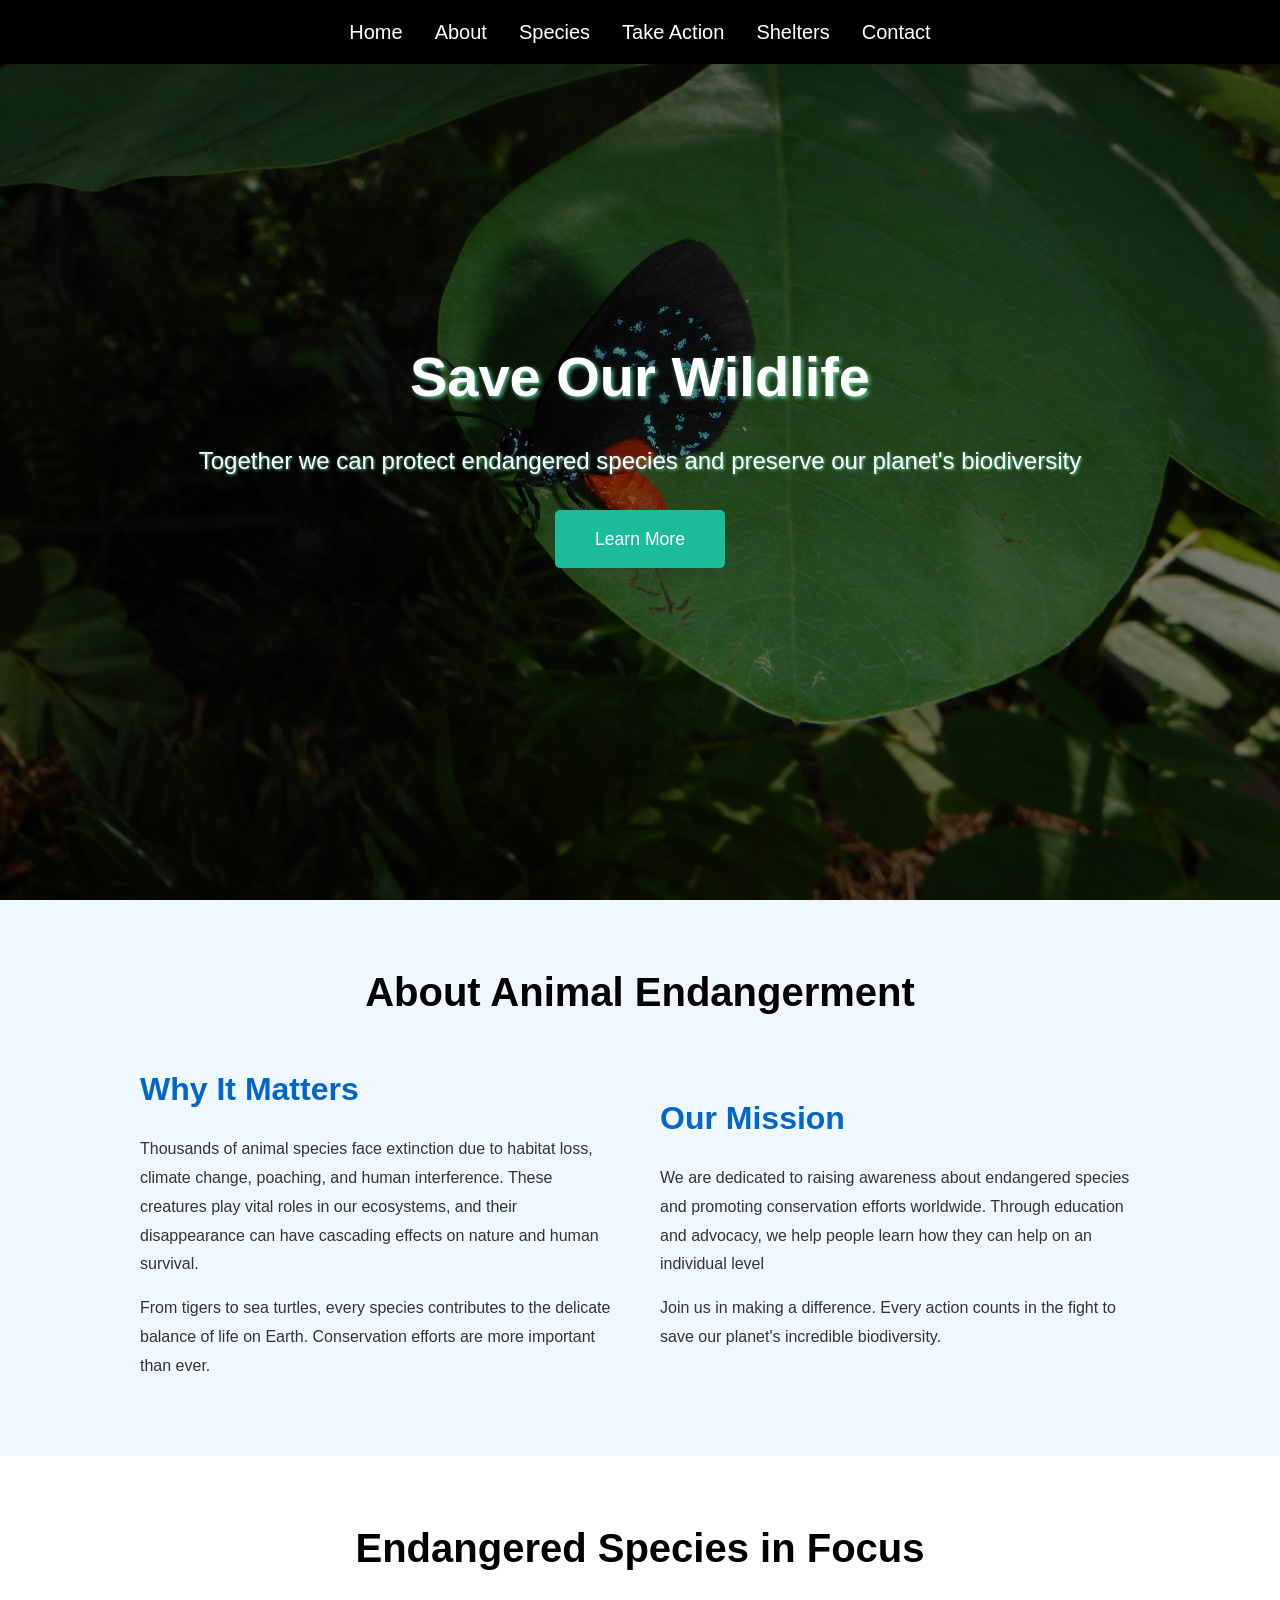
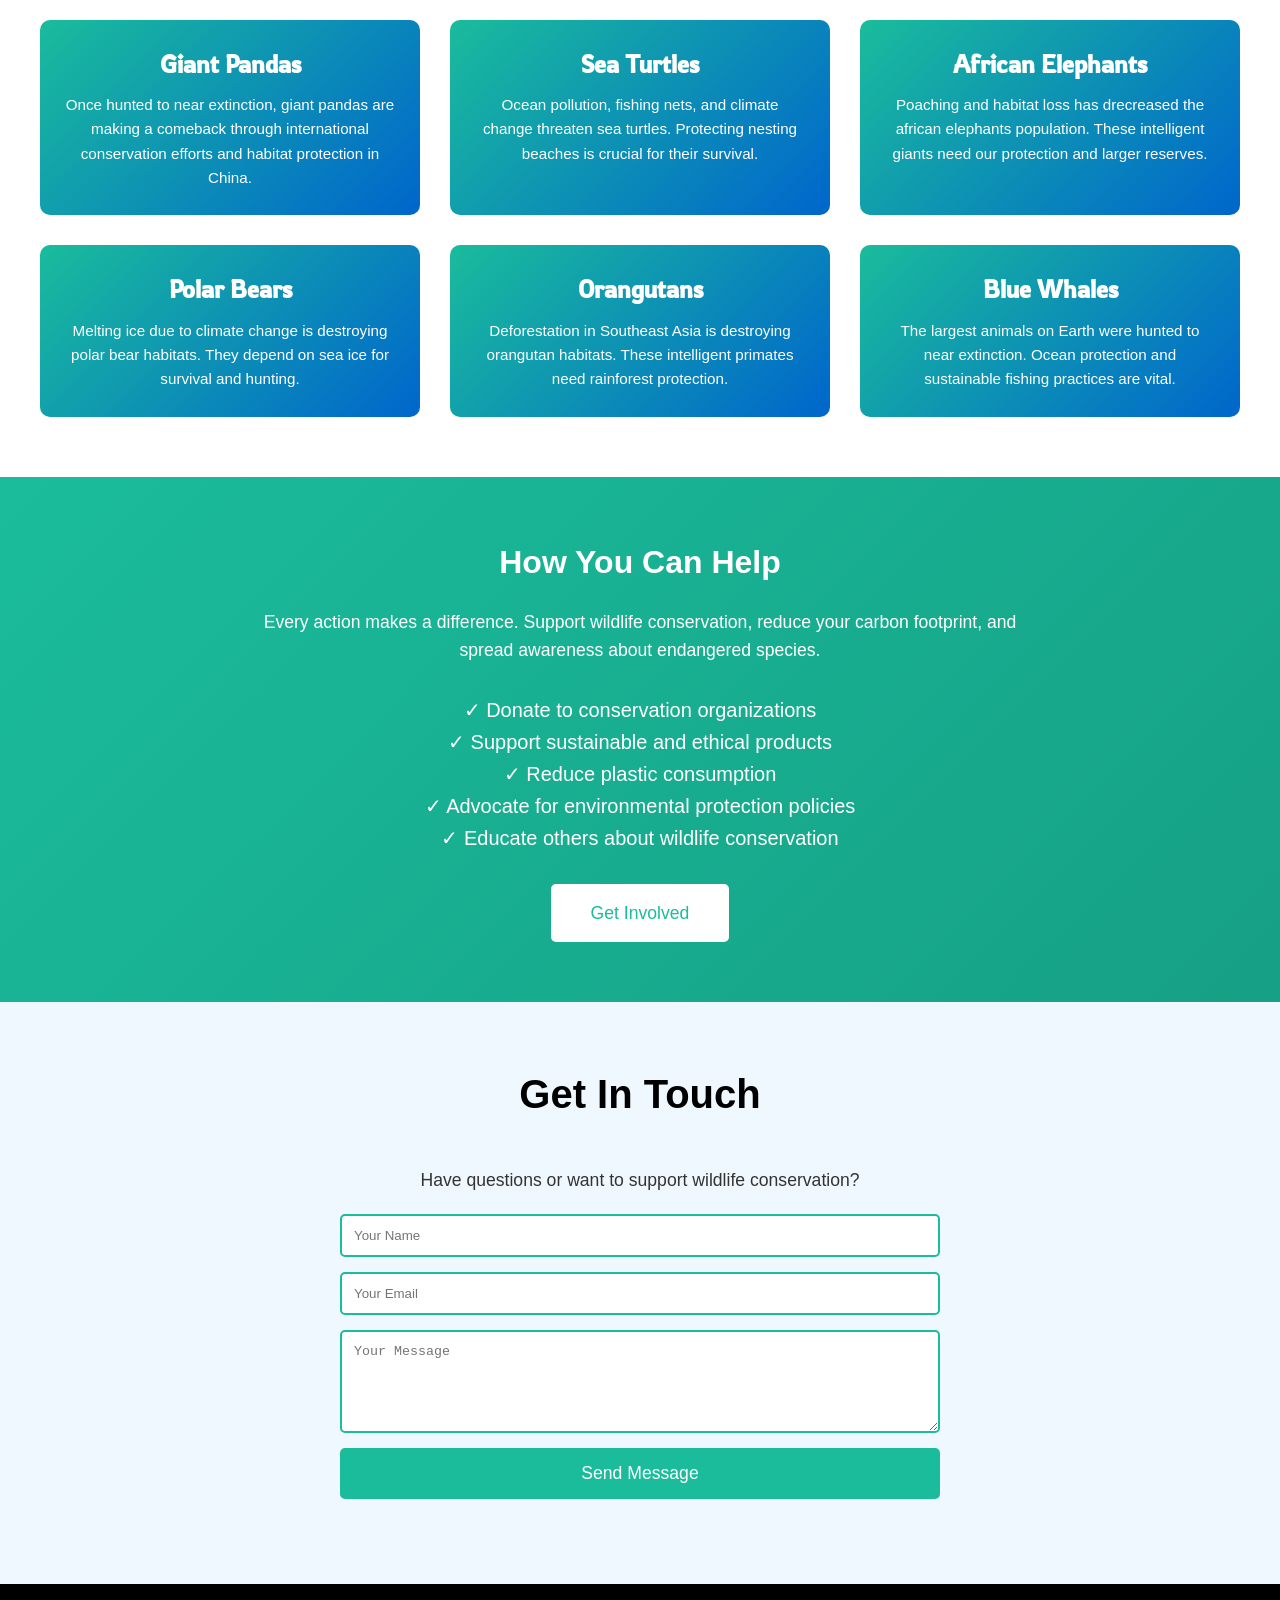
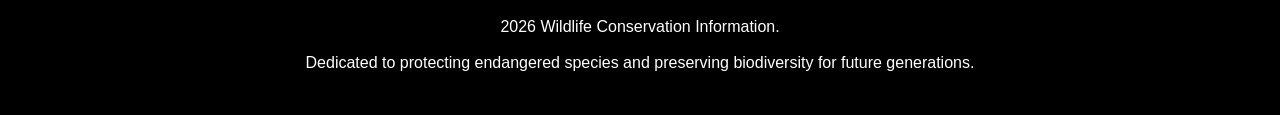
<file: index.html>
<!DOCTYPE html>
<html lang="en">
<head>
    <meta charset="UTF-8">
    <meta name="viewport" content="width=device-width, initial-scale=1.0">
    <title>Wildlife Protection - Save Endangered Species</title>
    <link rel="stylesheet" href="css/style.css">
    <link rel="shortcut icon" href="css/favicon.svg" type="image/x-icon">
</head>
<body>
    <!--Navigation-->
    <nav>
        <ul>
            <li><a href="https://that-one-coder-0.github.io/animal-awareness/">Home</a></li>
            <li><a href="about.html">About</a></li>
            <li><a href="species.html">Species</a></li>
            <li><a href="action.html">Take Action</a></li>
            <li><a href="shelters.html">Shelters</a></li>
            <li><a href="contact.html">Contact</a></li>
        </ul>
    </nav>

    <!-- Hero Section with Background Image -->
    <section class="hero" id="home">
        <div class="hero-content">
            <h1>Save Our Wildlife</h1>
            <p>Together we can protect endangered species and preserve our planet's biodiversity</p>
            <a href="#action" class="cta-button">Learn More</a>
        </div>
    </section>

    <!-- About Section -->
    <section class="about" id="about">
        <h2 class="section-title">About Animal Endangerment</h2>
        <div class="about-content">
            <div class="about-text">
                <h2>Why It Matters</h2>
                <p>Thousands of animal species face extinction due to habitat loss, climate change, poaching, and human interference. These creatures play vital roles in our ecosystems, and their disappearance can have cascading effects on nature and human survival.</p>
                <p>From tigers to sea turtles, every species contributes to the delicate balance of life on Earth. Conservation efforts are more important than ever.</p>
            </div>
            <div class="about-text">
                <h2>Our Mission</h2>
                <p>We are dedicated to raising awareness about endangered species and promoting conservation efforts worldwide. Through education and advocacy, we help people learn how they can help on an individual level</p>
                <p>Join us in making a difference. Every action counts in the fight to save our planet's incredible biodiversity.</p>
            </div>
        </div>
    </section>

    <!-- Endangered Species Section -->
    <section class="species" id="species">
        <h2 class="section-title">Endangered Species in Focus</h2>
        <div class="species-grid">
            <div class="species-card" id="species-card1">
                <h2>Giant Pandas</h2>
                <p>Once hunted to near extinction, giant pandas are making a comeback through international conservation efforts and habitat protection in China.</p>
            </div>
            <div class="species-card" id="species-card2">
                <h2>Sea Turtles</h2>
                <p>Ocean pollution, fishing nets, and climate change threaten sea turtles. Protecting nesting beaches is crucial for their survival.</p>
            </div>
            <div class="species-card" id="species-card3">
                <h2>African Elephants</h2>
                <p>Poaching and habitat loss has drecreased the african elephants population. These intelligent giants need our protection and larger reserves.</p>
            </div>
            <div class="species-card" id="species-card4">
                <h2>Polar Bears</h2>
                <p>Melting ice due to climate change is destroying polar bear habitats. They depend on sea ice for survival and hunting.</p>
            </div>
            <div class="species-card" id="species-card5">
                <h2>Orangutans</h2>
                <p>Deforestation in Southeast Asia is destroying orangutan habitats. These intelligent primates need rainforest protection.</p>
            </div>
            <div class="species-card" id="species-card6">
                <h2>Blue Whales</h2>
                <p>The largest animals on Earth were hunted to near extinction. Ocean protection and sustainable fishing practices are vital.</p>
            </div>
        </div>
    </section>

    <!-- Call to Action Section -->
    <section class="action" id="action">
        <div class="action-content">
            <h2>How You Can Help</h2>
            <p>Every action makes a difference. Support wildlife conservation, reduce your carbon footprint, and spread awareness about endangered species.</p>
            <ul style="list-style: none; margin: 30px 0; font-size: 1.1rem;">
                <li>✓ Donate to conservation organizations</li>
                <li>✓ Support sustainable and ethical products</li>
                <li>✓ Reduce plastic consumption</li>
                <li>✓ Advocate for environmental protection policies</li>
                <li>✓ Educate others about wildlife conservation</li>
            </ul>
            <a href="#contact" class="cta-button" style="background-color: #fff; color: #1abc9c;">Get Involved</a>
        </div>
    </section>

    <!-- Contact Section -->
    <section id="contact" style="background-color: #f0f8ff;">
        <h2 class="section-title">Get In Touch</h2>
        <div style="max-width: 600px; margin: 0 auto; text-align: center;">
            <p style="font-size: 1.1rem; color: #333; margin-bottom: 20px;">Have questions or want to support wildlife conservation?</p>
            <form id="contactForm" action="https://formsubmit.co/c6faf29b54fcd4d450bcf8333cc8441a" method="POST" style="display: flex; flex-direction: column; gap: 15px;">
                <!-- Formsubmit hidden fields for configuration -->
                <input type="hidden" name="_subject" value="New Wildlife Conservation Contact Form Message">
                <input type="hidden" name="_captcha" value="false">
                <input type="hidden" name="_template" value="table">
                <input type="text" name="name" placeholder="Your Name" required style="padding: 12px; border: 2px solid #1abc9c; border-radius: 5px;">
                <input type="email" name="email" placeholder="Your Email" required style="padding: 12px; border: 2px solid #1abc9c; border-radius: 5px;">
                <textarea name="message" placeholder="Your Message" rows="5" required style="padding: 12px; border: 2px solid #1abc9c; border-radius: 5px;"></textarea>
                <button type="submit" class="cta-button">Send Message</button>
                <p id="statusMessage" style="margin-top: 10px; font-size: 0.95rem;"></p>
            </form>
        </div>
    </section>

    <!-- Footer -->
    <footer id="footer">
        <p>2026 Wildlife Conservation Information.</p>
        <p>Dedicated to protecting endangered species and preserving biodiversity for future generations.</p>
    </footer>

    <!-- Formsubmit Script -->
     <script src="js/index.js"></script>
</body>
</html>
</file>
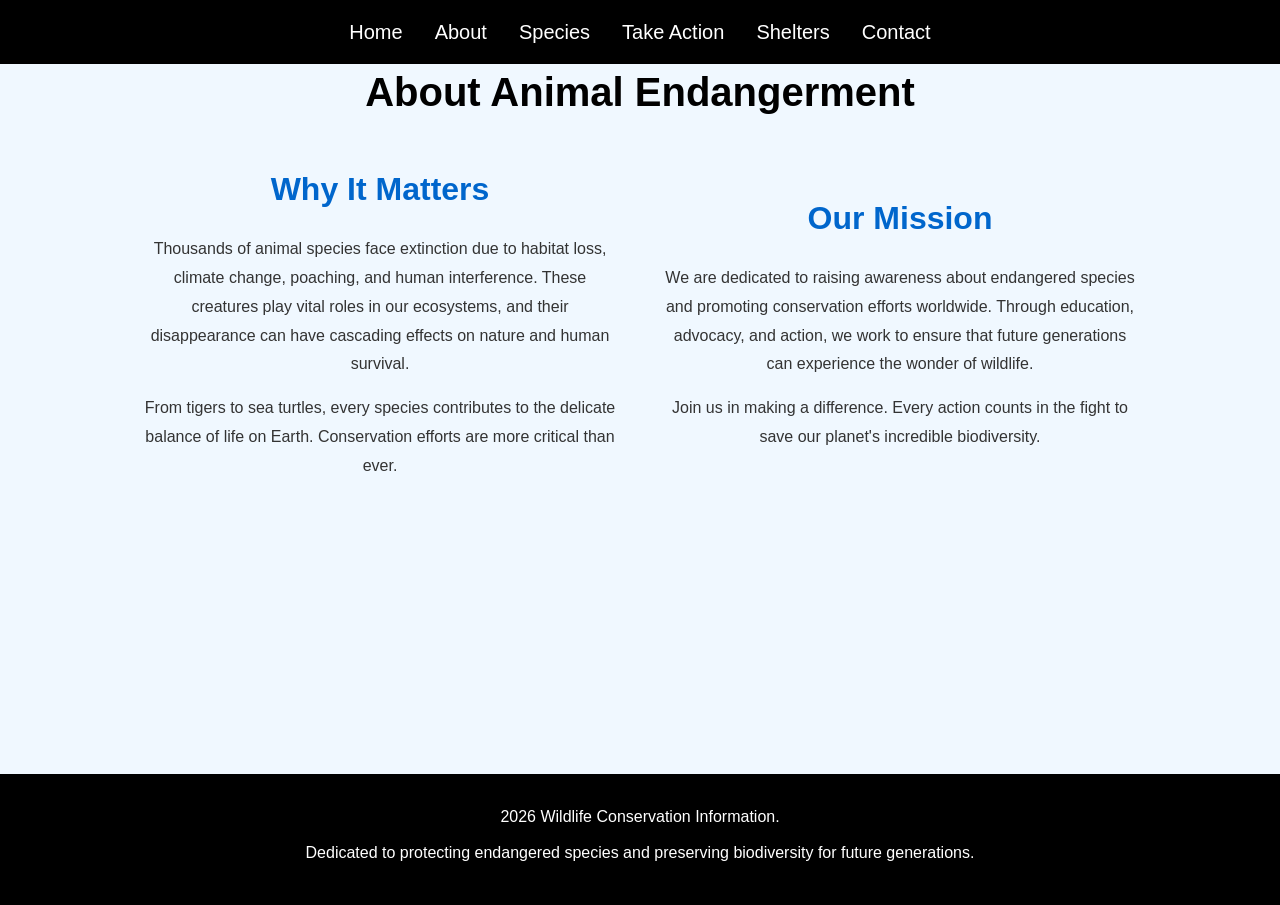
<file: about.html>
<!DOCTYPE html>
<html lang="en">
<head>
    <meta charset="UTF-8">
    <meta name="viewport" content="width=device-width, initial-scale=1.0">
    <title>About - Wildlife Protection</title>
    <link rel="stylesheet" href="css/style.css">
    <link rel="shortcut icon" href="css/favicon.svg" type="image/x-icon">
</head>
<body>
    <nav>
        <ul>
            <li><a href="index.html">Home</a></li>
            <li><a href="about.html">About</a></li>
            <li><a href="species.html">Species</a></li>
            <li><a href="action.html">Take Action</a></li>
            <li><a href="shelters.html">Shelters</a></li>
            <li><a href="contact.html">Contact</a></li>
        </ul>
    </nav>

    <section class="about" id="about" style="text-align: center;height: 86vh;">
        <h2 class="section-title">About Animal Endangerment</h2>
        <div class="about-content">
            <div class="about-text">
                <h2>Why It Matters</h2>
                <p>Thousands of animal species face extinction due to habitat loss, climate change, poaching, and human interference. These creatures play vital roles in our ecosystems, and their disappearance can have cascading effects on nature and human survival.</p>
                <p>From tigers to sea turtles, every species contributes to the delicate balance of life on Earth. Conservation efforts are more critical than ever.</p>
            </div>
            <div class="about-text">
                <h2>Our Mission</h2>
                <p>We are dedicated to raising awareness about endangered species and promoting conservation efforts worldwide. Through education, advocacy, and action, we work to ensure that future generations can experience the wonder of wildlife.</p>
                <p>Join us in making a difference. Every action counts in the fight to save our planet's incredible biodiversity.</p>
            </div>
        </div>
    </section>

    <footer id="footer">
        <p>2026 Wildlife Conservation Information.</p>
        <p>Dedicated to protecting endangered species and preserving biodiversity for future generations.</p>
    </footer>
</body>
</html>
</file>
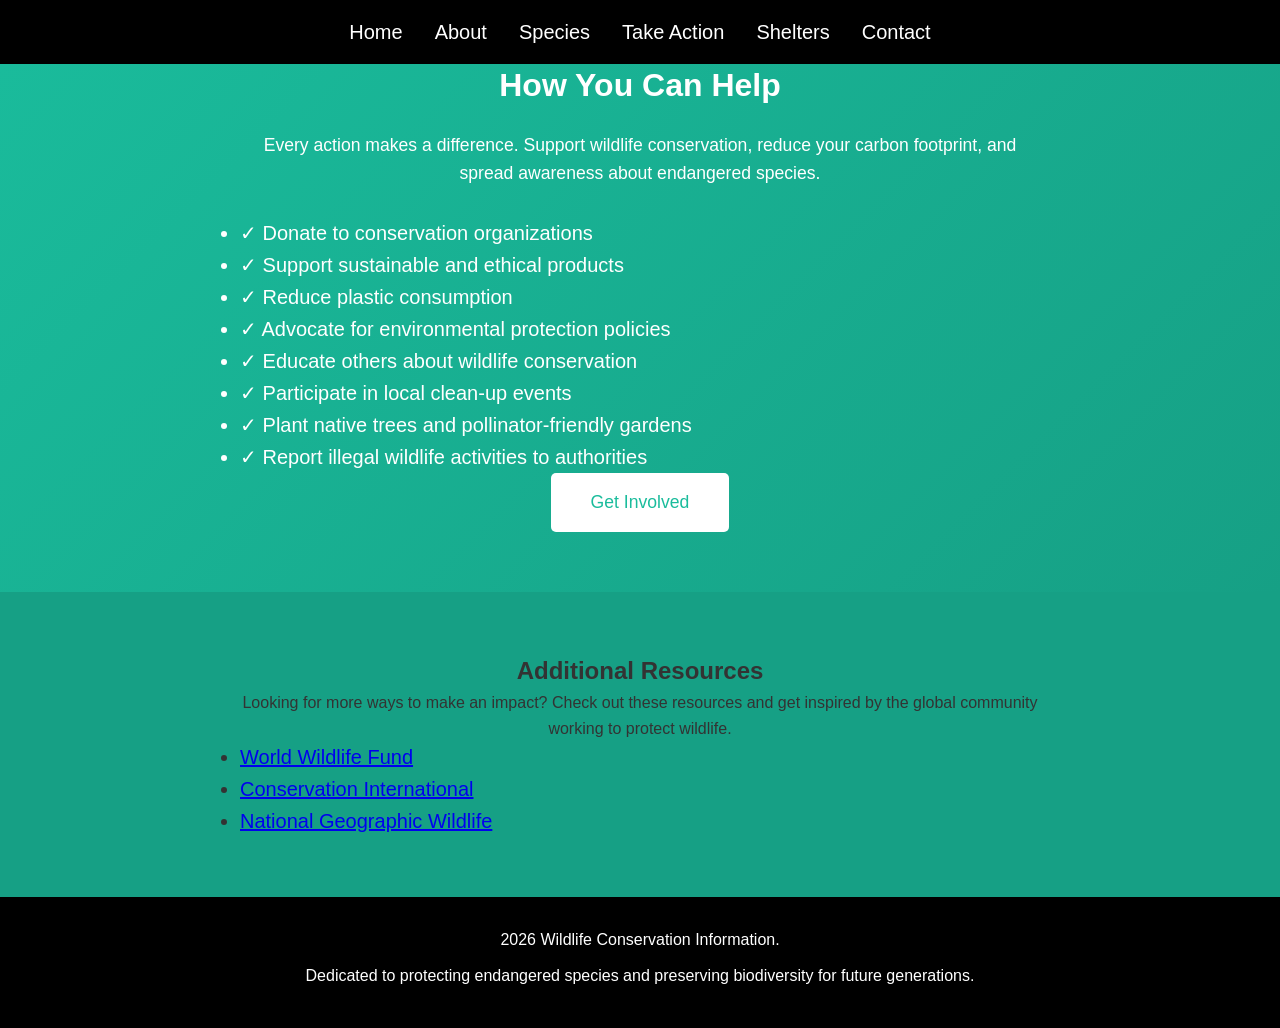
<file: action.html>
<!DOCTYPE html>
<html lang="en">
<head>
    <meta charset="UTF-8">
    <meta name="viewport" content="width=device-width, initial-scale=1.0">
    <title>Take Action - Wildlife Protection</title>
    <link rel="stylesheet" href="css/style.css">
    <link rel="shortcut icon" href="css/favicon.svg" type="image/x-icon">
</head>
<body>
    <nav>
        <ul>
            <li><a href="index.html">Home</a></li>
            <li><a href="about.html">About</a></li>
            <li><a href="species.html">Species</a></li>
            <li><a href="action.html">Take Action</a></li>
            <li><a href="shelters.html">Shelters</a></li>
            <li><a href="contact.html">Contact</a></li>
        </ul>
    </nav>

    <section class="action" id="action">
        <div class="action-content">
            <h2>How You Can Help</h2>
            <p>Every action makes a difference. Support wildlife conservation, reduce your carbon footprint, and spread awareness about endangered species.</p>
            <ul style="text-align: left;">
                <li>✓ Donate to conservation organizations</li>
                <li>✓ Support sustainable and ethical products</li>
                <li>✓ Reduce plastic consumption</li>
                <li>✓ Advocate for environmental protection policies</li>
                <li>✓ Educate others about wildlife conservation</li>
                <li>✓ Participate in local clean-up events</li>
                <li>✓ Plant native trees and pollinator-friendly gardens</li>
                <li>✓ Report illegal wildlife activities to authorities</li>
            </ul>
            <a href="contact.html" class="cta-button" style="background-color: #fff; color: #1abc9c; text-decoration:none; padding:15px 40px; border-radius:5px;">Get Involved</a>
        </div>
    </section>

    <section class="resources" id="resources" style="text-align: center;background-color: #16a085;">
        <div class="resources-content" style="max-width: 800px;margin: 0 auto;text-align: center;">
            <h2>Additional Resources</h2>
            <p>Looking for more ways to make an impact? Check out these resources and get inspired by the global community working to protect wildlife.</p>
            <ul style="text-align: left;">
                <li><a href="https://www.worldwildlife.org/" target="_blank" rel="noopener">World Wildlife Fund</a></li>
                <li><a href="https://www.conservation.org/" target="_blank" rel="noopener">Conservation International</a></li>
                <li><a href="https://www.nationalgeographic.com/animals" target="_blank" rel="noopener">National Geographic Wildlife</a></li>
            </ul>
        </div>
    </section>

    <footer id="footer">
        <p>2026 Wildlife Conservation Information.</p>
        <p>Dedicated to protecting endangered species and preserving biodiversity for future generations.</p>
    </footer>
</body>
</html>
</file>
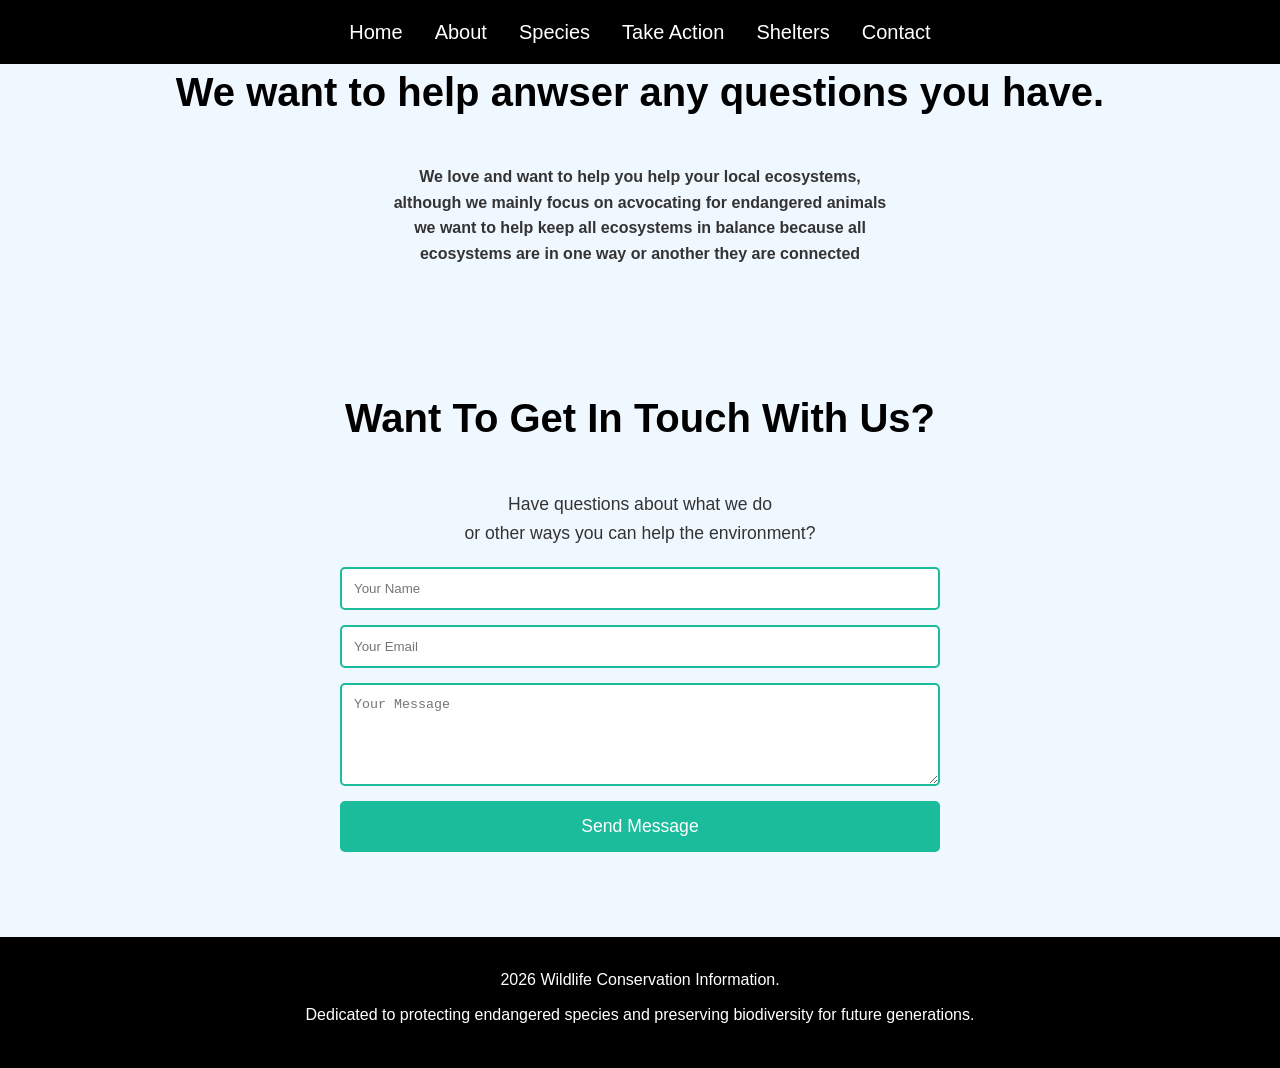
<file: contact.html>
<!DOCTYPE html>
<html lang="en">
<head>
    <meta charset="UTF-8">
    <meta name="viewport" content="width=device-width, initial-scale=1.0">
    <title>Contact - Wildlife Protection</title>
    <link rel="stylesheet" href="css/style.css">
    <link rel="shortcut icon" href="css/favicon.svg" type="image/x-icon">
</head>
<body>
    <nav>
        <ul>
            <li><a href="index.html">Home</a></li>
            <li><a href="about.html">About</a></li>
            <li><a href="species.html">Species</a></li>
            <li><a href="action.html">Take Action</a></li>
            <li><a href="shelters.html">Shelters</a></li>
            <li><a href="contact.html">Contact</a></li>
        </ul>
    </nav>
    <section id="" style="background-color: #f0f8ff;">
        <div style="text-align: center;">
            <h2 class="section-title">We want to help anwser any questions you have.</h2>
            <h4>We love and want to help you help your local ecosystems, <br>
               although we mainly focus on acvocating for endangered animals<br>
               we want to help keep all ecosystems in balance because all <br>
               ecosystems are in one way or another they are connected</h4>
        </div>
    </section>
    <section id="contact" style="background-color: #f0f8ff;">
        <h2 class="section-title">Want To Get In Touch With Us?</h2>
        <div style="max-width: 600px; margin: 0 auto; text-align: center;">
            <p style="font-size: 1.1rem; color: #333; margin-bottom: 20px;">Have questions about what we do <br>or other ways you can help the environment?</p>
            <form id="contactForm" action="https://formsubmit.co/c6faf29b54fcd4d450bcf8333cc8441a" method="POST" style="display: flex; flex-direction: column; gap: 15px;">
                <input type="hidden" name="_subject" value="New Wildlife Conservation Contact Form Message">
                <input type="hidden" name="_captcha" value="false">
                <input type="hidden" name="_template" value="table">
                <input type="text" name="name" placeholder="Your Name" required style="padding: 12px; border: 2px solid #1abc9c; border-radius: 5px;">
                <input type="email" name="email" placeholder="Your Email" required style="padding: 12px; border: 2px solid #1abc9c; border-radius: 5px;">
                <textarea name="message" placeholder="Your Message" rows="5" required style="padding: 12px; border: 2px solid #1abc9c; border-radius: 5px;"></textarea>
                <button type="submit" class="cta-button">Send Message</button>
                <p id="statusMessage" style="margin-top: 10px; font-size: 0.95rem;"></p>
            </form>
        </div>
    </section>

    <footer id="footer">
        <p>2026 Wildlife Conservation Information.</p>
        <p>Dedicated to protecting endangered species and preserving biodiversity for future generations.</p>
    </footer>

    <script>
        document.getElementById('contactForm').addEventListener('submit', function(event) {
            event.preventDefault();
            const statusMessage = document.getElementById('statusMessage');
            const submitButton = event.target.querySelector('button[type="submit"]');
            submitButton.disabled = true;
            submitButton.textContent = 'Sending...';
            statusMessage.textContent = '';
            const formData = new FormData(this);
            fetch('https://formsubmit.co/alej10kleon@gmail.com', {
                method: 'POST',
                body: formData
            })
            .then(response => {
                if (response.ok) {
                    statusMessage.textContent = '✓ Message sent successfully!';
                    statusMessage.style.color = '#1abc9c';
                    document.getElementById('contactForm').reset();
                } else {
                    throw new Error('Network response was not ok');
                }
            })
            .catch(error => {
                statusMessage.textContent = '✗ Failed to send message. Please try again.';
                statusMessage.style.color = '#e74c3c';
                console.error('Error:', error);
            })
            .finally(() => {
                submitButton.disabled = false;
                submitButton.textContent = 'Send Message';
            });
        });
    </script>
</body>
</html>
</file>
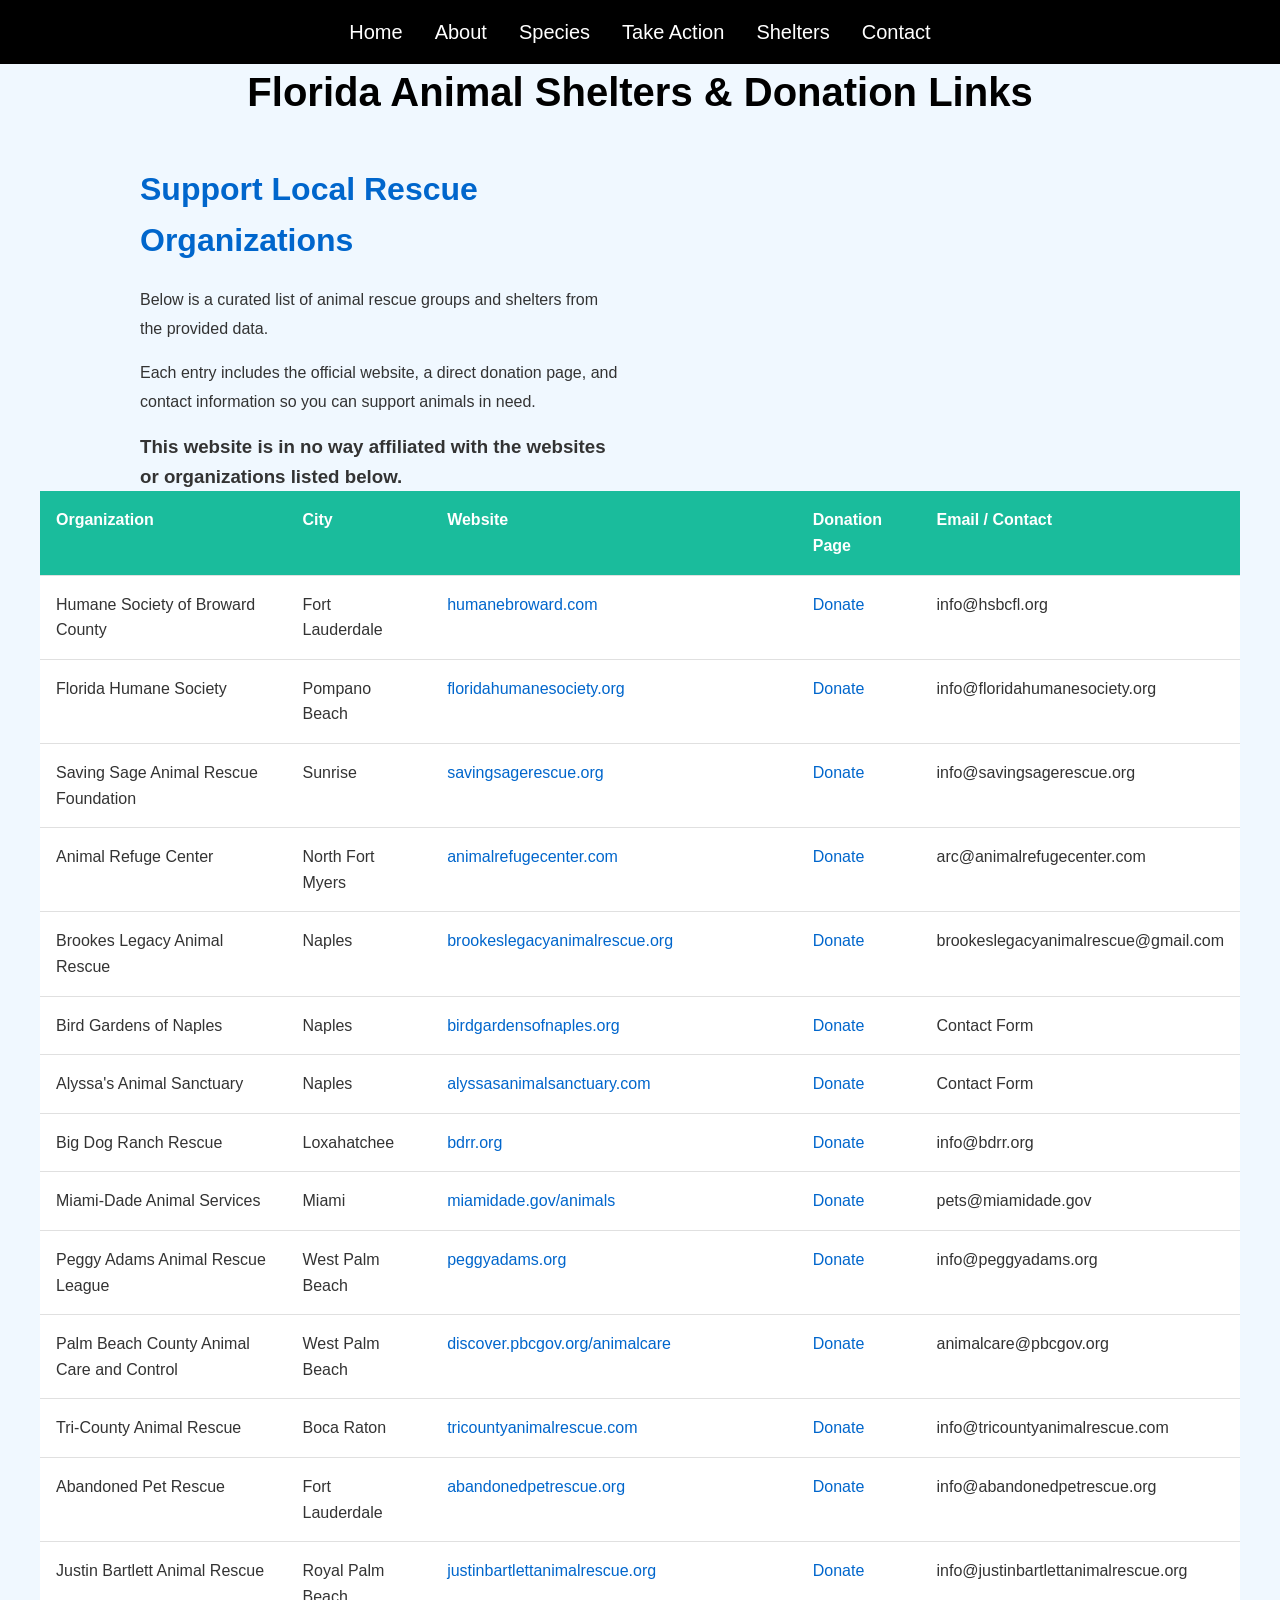
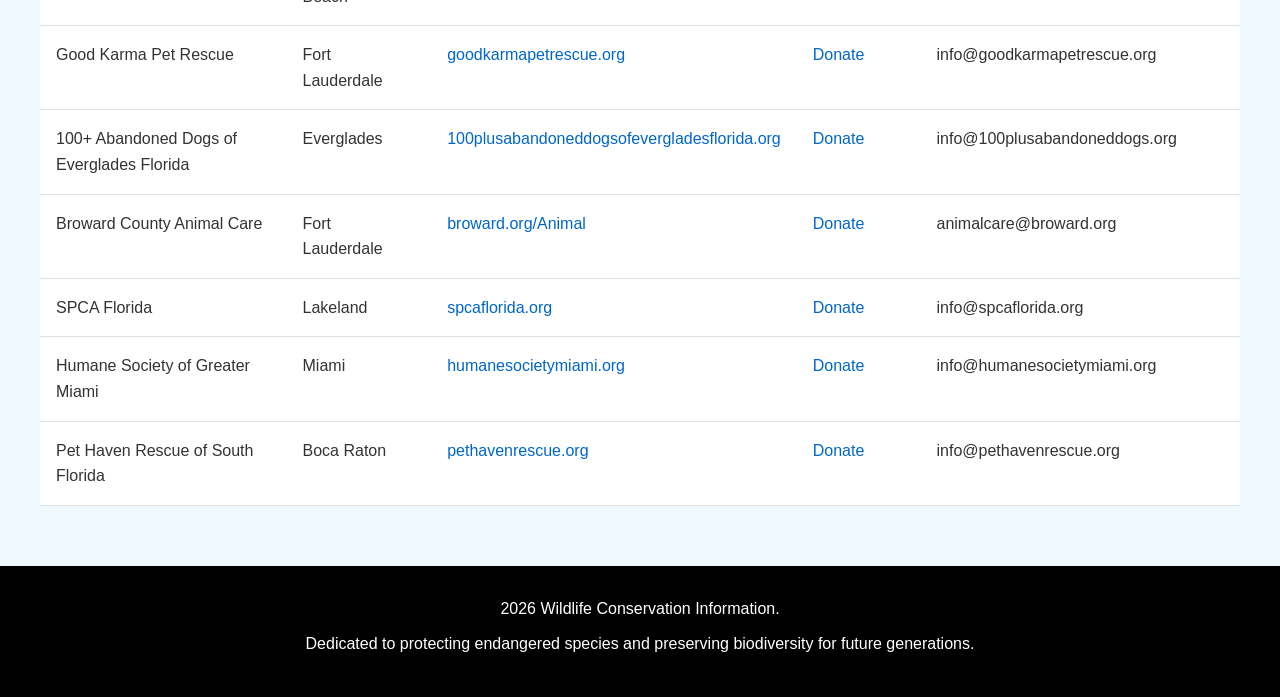
<file: shelters.html>
<!DOCTYPE html>
<html lang="en">
<head>
    <meta charset="UTF-8">
    <meta name="viewport" content="width=device-width, initial-scale=1.0">
    <title>Animal Shelters & Donations</title>
    <link rel="stylesheet" href="css/style.css">
    <link rel="shortcut icon" href="css/favicon.svg" type="image/x-icon">
</head>
<body>
    <nav>
        <ul>
            <li><a href="https://that-one-coder-0.github.io/animal-awareness/">Home</a></li>
            <li><a href="about.html">About</a></li>
            <li><a href="species.html">Species</a></li>
            <li><a href="action.html">Take Action</a></li>
            <li><a href="shelters.html">Shelters</a></li>
            <li><a href="contact.html">Contact</a></li>
        </ul>
    </nav>

    <section class="about" id="shelters">
        <h2 class="section-title">Florida Animal Shelters & Donation Links</h2>
        <div class="about-content">
            <div class="about-text">
                <h2>Support Local Rescue Organizations</h2>
                <p>Below is a curated list of animal rescue groups and shelters from the provided data.</p>
                <p>Each entry includes the official website, a direct donation page, and contact information so you can support animals in need.</p>
                <h3>This website is in no way affiliated with the websites or organizations listed below.</h3>
            </div>
        </div>

        <div class="shelter-list">
            <table class="shelter-table">
                <thead>
                    <tr>
                        <th>Organization</th>
                        <th>City</th>
                        <th>Website</th>
                        <th>Donation Page</th>
                        <th>Email / Contact</th>
                    </tr>
                </thead>
                <tbody>
                    <tr>
                        <td>Humane Society of Broward County</td>
                        <td>Fort Lauderdale</td>
                        <td><a href="https://humanebroward.com" target="_blank" rel="noopener">humanebroward.com</a></td>
                        <td><a href="https://humanebroward.com/donate/" target="_blank" rel="noopener">Donate</a></td>
                        <td>info@hsbcfl.org</td>
                    </tr>
                    <tr>
                        <td>Florida Humane Society</td>
                        <td>Pompano Beach</td>
                        <td><a href="http://floridahumanesociety.org" target="_blank" rel="noopener">floridahumanesociety.org</a></td>
                        <td><a href="http://floridahumanesociety.org/donate" target="_blank" rel="noopener">Donate</a></td>
                        <td>info@floridahumanesociety.org</td>
                    </tr>
                    <tr>
                        <td>Saving Sage Animal Rescue Foundation</td>
                        <td>Sunrise</td>
                        <td><a href="http://savingsagerescue.org" target="_blank" rel="noopener">savingsagerescue.org</a></td>
                        <td><a href="http://savingsagerescue.org/donate/" target="_blank" rel="noopener">Donate</a></td>
                        <td>info@savingsagerescue.org</td>
                    </tr>
                    <tr>
                        <td>Animal Refuge Center</td>
                        <td>North Fort Myers</td>
                        <td><a href="http://animalrefugecenter.com" target="_blank" rel="noopener">animalrefugecenter.com</a></td>
                        <td><a href="http://animalrefugecenter.com/donate" target="_blank" rel="noopener">Donate</a></td>
                        <td>arc@animalrefugecenter.com</td>
                    </tr>
                    <tr>
                        <td>Brookes Legacy Animal Rescue</td>
                        <td>Naples</td>
                        <td><a href="http://www.brookeslegacyanimalrescue.org" target="_blank" rel="noopener">brookeslegacyanimalrescue.org</a></td>
                        <td><a href="http://www.brookeslegacyanimalrescue.org/donate" target="_blank" rel="noopener">Donate</a></td>
                        <td>brookeslegacyanimalrescue@gmail.com</td>
                    </tr>
                    <tr>
                        <td>Bird Gardens of Naples</td>
                        <td>Naples</td>
                        <td><a href="https://birdgardensofnaples.org" target="_blank" rel="noopener">birdgardensofnaples.org</a></td>
                        <td><a href="https://birdgardensofnaples.org/donate" target="_blank" rel="noopener">Donate</a></td>
                        <td>Contact Form</td>
                    </tr>
                    <tr>
                        <td>Alyssa's Animal Sanctuary</td>
                        <td>Naples</td>
                        <td><a href="https://alyssasanimalsanctuary.com" target="_blank" rel="noopener">alyssasanimalsanctuary.com</a></td>
                        <td><a href="https://alyssasanimalsanctuary.com/donate" target="_blank" rel="noopener">Donate</a></td>
                        <td>Contact Form</td>
                    </tr>
                    <tr>
                        <td>Big Dog Ranch Rescue</td>
                        <td>Loxahatchee</td>
                        <td><a href="https://bdrr.org" target="_blank" rel="noopener">bdrr.org</a></td>
                        <td><a href="https://bdrr.org/donate" target="_blank" rel="noopener">Donate</a></td>
                        <td>info@bdrr.org</td>
                    </tr>
                    <tr>
                        <td>Miami-Dade Animal Services</td>
                        <td>Miami</td>
                        <td><a href="https://www.miamidade.gov/animals" target="_blank" rel="noopener">miamidade.gov/animals</a></td>
                        <td><a href="https://www.miamidade.gov/global/service.page?Mduid_service=ser154999312095965" target="_blank" rel="noopener">Donate</a></td>
                        <td>pets@miamidade.gov</td>
                    </tr>
                    <tr>
                        <td>Peggy Adams Animal Rescue League</td>
                        <td>West Palm Beach</td>
                        <td><a href="https://peggyadams.org" target="_blank" rel="noopener">peggyadams.org</a></td>
                        <td><a href="https://peggyadams.org/donate" target="_blank" rel="noopener">Donate</a></td>
                        <td>info@peggyadams.org</td>
                    </tr>
                    <tr>
                        <td>Palm Beach County Animal Care and Control</td>
                        <td>West Palm Beach</td>
                        <td><a href="https://discover.pbcgov.org/publicsafety/animalcare" target="_blank" rel="noopener">discover.pbcgov.org/animalcare</a></td>
                        <td><a href="https://discover.pbcgov.org/publicsafety/animalcare/Pages/Donate.aspx" target="_blank" rel="noopener">Donate</a></td>
                        <td>animalcare@pbcgov.org</td>
                    </tr>
                    <tr>
                        <td>Tri-County Animal Rescue</td>
                        <td>Boca Raton</td>
                        <td><a href="https://tricountyanimalrescue.com" target="_blank" rel="noopener">tricountyanimalrescue.com</a></td>
                        <td><a href="https://tricountyanimalrescue.com/donate" target="_blank" rel="noopener">Donate</a></td>
                        <td>info@tricountyanimalrescue.com</td>
                    </tr>
                    <tr>
                        <td>Abandoned Pet Rescue</td>
                        <td>Fort Lauderdale</td>
                        <td><a href="https://abandonedpetrescue.org" target="_blank" rel="noopener">abandonedpetrescue.org</a></td>
                        <td><a href="https://abandonedpetrescue.org/donate" target="_blank" rel="noopener">Donate</a></td>
                        <td>info@abandonedpetrescue.org</td>
                    </tr>
                    <tr>
                        <td>Justin Bartlett Animal Rescue</td>
                        <td>Royal Palm Beach</td>
                        <td><a href="https://justinbartlettanimalrescue.org" target="_blank" rel="noopener">justinbartlettanimalrescue.org</a></td>
                        <td><a href="https://justinbartlettanimalrescue.org/donate" target="_blank" rel="noopener">Donate</a></td>
                        <td>info@justinbartlettanimalrescue.org</td>
                    </tr>
                    <tr>
                        <td>Good Karma Pet Rescue</td>
                        <td>Fort Lauderdale</td>
                        <td><a href="https://goodkarmapetrescue.org" target="_blank" rel="noopener">goodkarmapetrescue.org</a></td>
                        <td><a href="https://goodkarmapetrescue.org/donate" target="_blank" rel="noopener">Donate</a></td>
                        <td>info@goodkarmapetrescue.org</td>
                    </tr>
                    <tr>
                        <td>100+ Abandoned Dogs of Everglades Florida</td>
                        <td>Everglades</td>
                        <td><a href="https://100plusabandoneddogsofevergladesflorida.org" target="_blank" rel="noopener">100plusabandoneddogsofevergladesflorida.org</a></td>
                        <td><a href="https://100plusabandoneddogsofevergladesflorida.org/donate" target="_blank" rel="noopener">Donate</a></td>
                        <td>info@100plusabandoneddogs.org</td>
                    </tr>
                    <tr>
                        <td>Broward County Animal Care</td>
                        <td>Fort Lauderdale</td>
                        <td><a href="https://www.broward.org/Animal" target="_blank" rel="noopener">broward.org/Animal</a></td>
                        <td><a href="https://www.broward.org/Animal/Pages/Donations.aspx" target="_blank" rel="noopener">Donate</a></td>
                        <td>animalcare@broward.org</td>
                    </tr>
                    <tr>
                        <td>SPCA Florida</td>
                        <td>Lakeland</td>
                        <td><a href="https://spcaflorida.org" target="_blank" rel="noopener">spcaflorida.org</a></td>
                        <td><a href="https://spcaflorida.org/donate" target="_blank" rel="noopener">Donate</a></td>
                        <td>info@spcaflorida.org</td>
                    </tr>
                    <tr>
                        <td>Humane Society of Greater Miami</td>
                        <td>Miami</td>
                        <td><a href="https://humanesocietymiami.org" target="_blank" rel="noopener">humanesocietymiami.org</a></td>
                        <td><a href="https://humanesocietymiami.org/donate" target="_blank" rel="noopener">Donate</a></td>
                        <td>info@humanesocietymiami.org</td>
                    </tr>
                    <tr>
                        <td>Pet Haven Rescue of South Florida</td>
                        <td>Boca Raton</td>
                        <td><a href="https://pethavenrescue.org" target="_blank" rel="noopener">pethavenrescue.org</a></td>
                        <td><a href="https://pethavenrescue.org/donate" target="_blank" rel="noopener">Donate</a></td>
                        <td>info@pethavenrescue.org</td>
                    </tr>
                </tbody>
            </table>
        </div>
    </section>

    <footer>
        <p>2026 Wildlife Conservation Information.</p>
        <p>Dedicated to protecting endangered species and preserving biodiversity for future generations.</p>
    </footer>
</body>
</html>
</file>
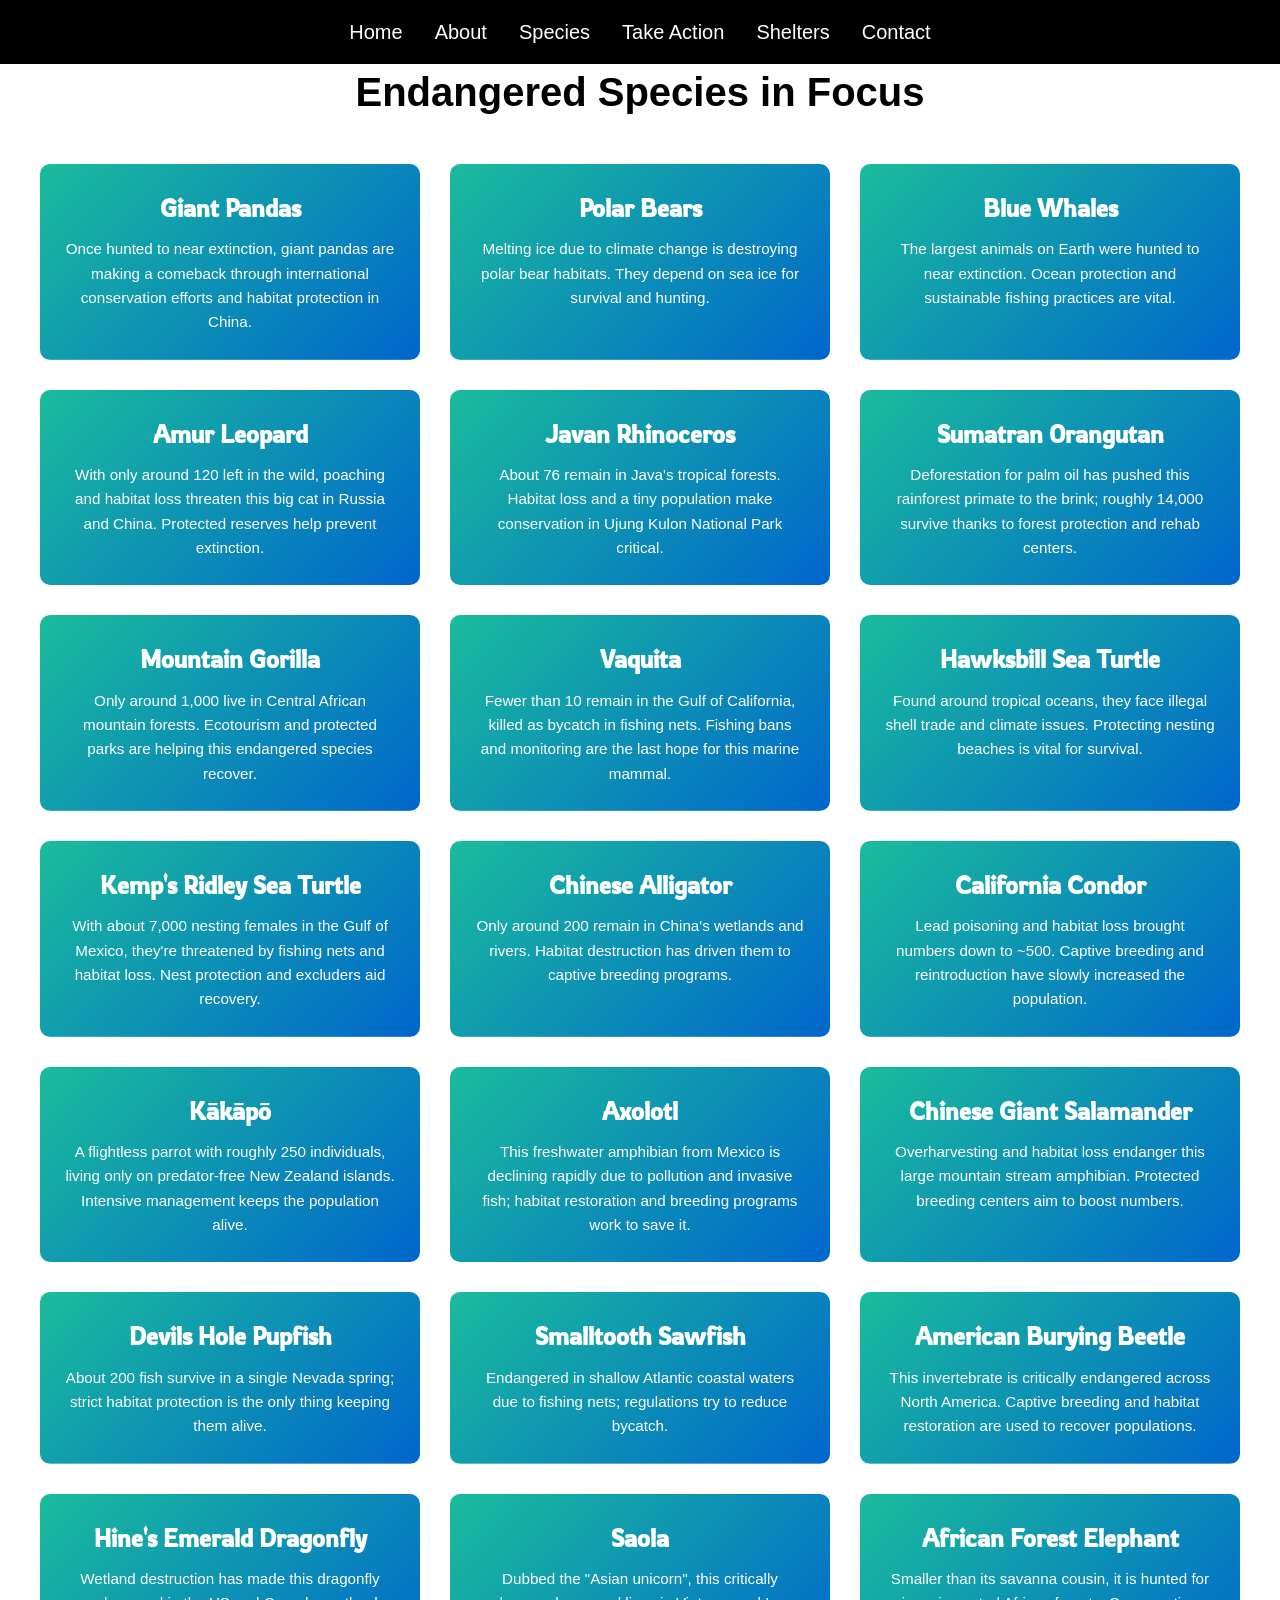
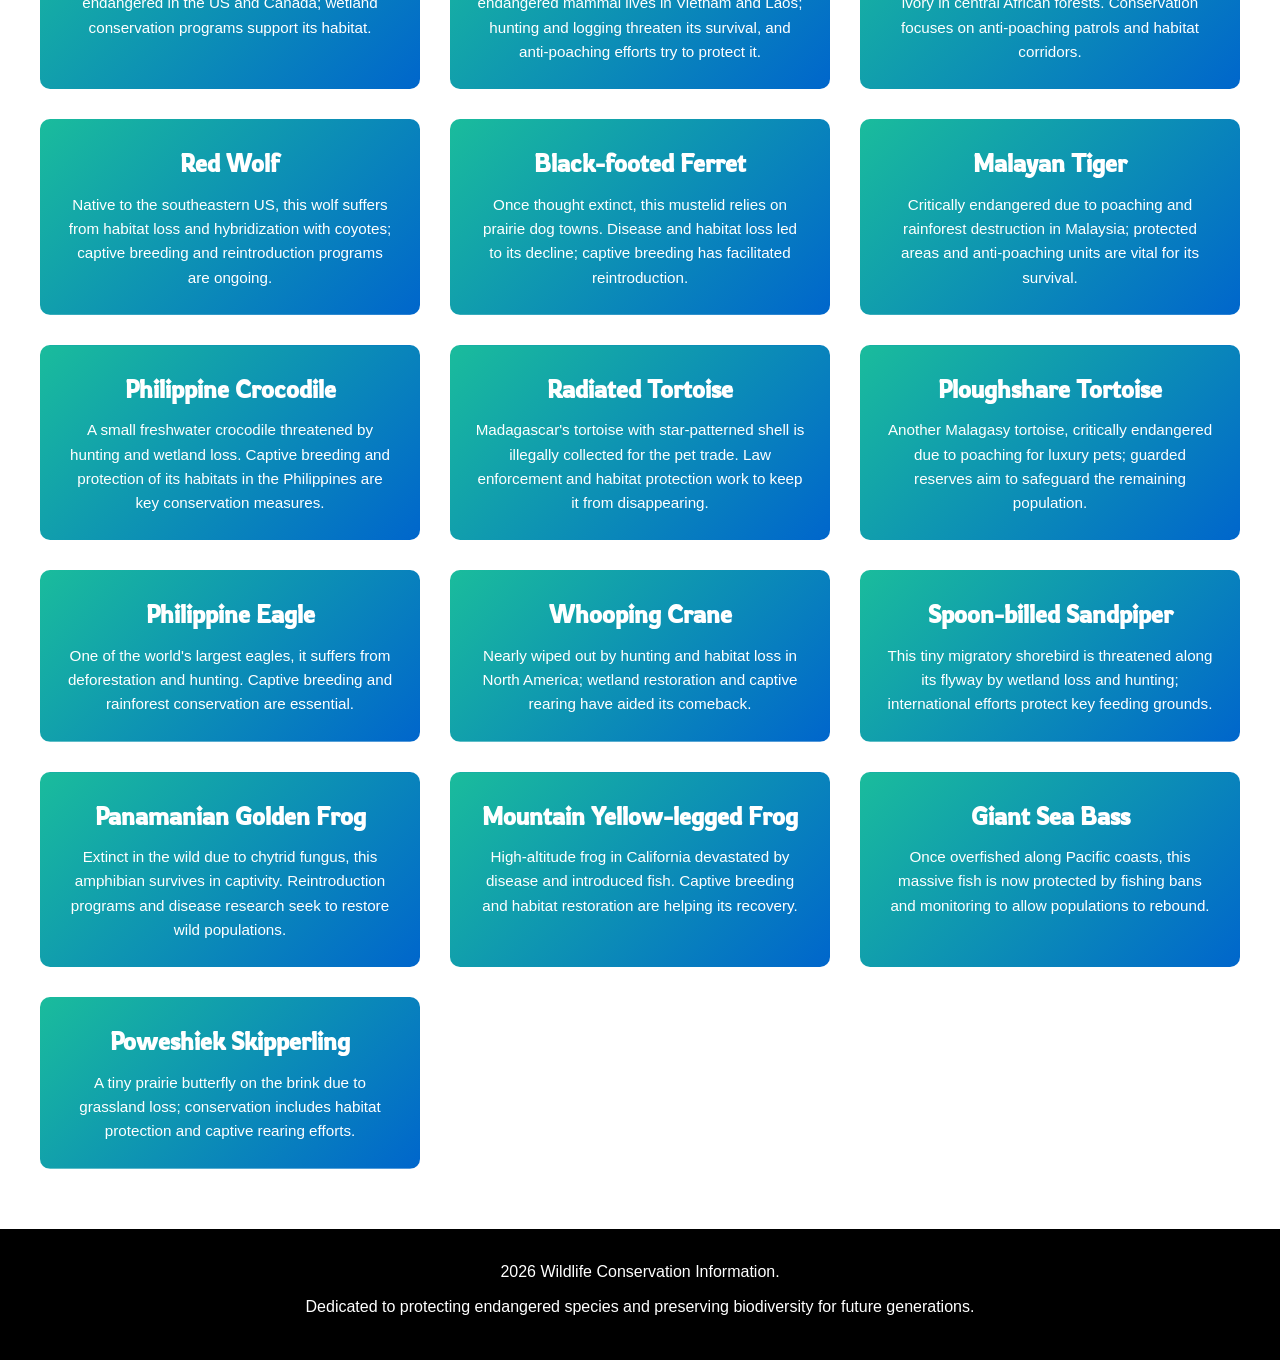
<file: species.html>
<!DOCTYPE html>
<html lang="en">
<head>
    <meta charset="UTF-8">
    <meta name="viewport" content="width=device-width, initial-scale=1.0">
    <title>Species - Wildlife Protection</title>
    <link rel="stylesheet" href="css/species.css">
    <link rel="shortcut icon" href="css/favicon.svg" type="image/x-icon">
</head>
<body>
    <nav>
        <ul>
            <li><a href="index.html">Home</a></li>
            <li><a href="about.html">About</a></li>
            <li><a href="species.html">Species</a></li>
            <li><a href="action.html">Take Action</a></li>
            <li><a href="shelters.html">Shelters</a></li>
            <li><a href="contact.html">Contact</a></li>
        </ul>
    </nav>

    <section class="species">
        <h2 class="section-title">Endangered Species in Focus</h2>
        <div class="species-grid">
            <div class="species-card" id="species-card1">
                <h2>Giant Pandas</h2>
                <p>Once hunted to near extinction, giant pandas are making a comeback through international conservation efforts and habitat protection in China.</p>
            </div>
            <div class="species-card" id="species-card2">
                <h2>Polar Bears</h2>
                <p>Melting ice due to climate change is destroying polar bear habitats. They depend on sea ice for survival and hunting.</p>
            </div>
            <div class="species-card" id="species-card3">
                <h2>Blue Whales</h2>
                <p>The largest animals on Earth were hunted to near extinction. Ocean protection and sustainable fishing practices are vital.</p>
            </div>
            <div class="species-card" id="species-card4">
                <h2>Amur Leopard</h2>
                <p>With only around 120 left in the wild, poaching and habitat loss threaten this big cat in Russia and China. Protected reserves help prevent extinction.</p>
            </div>
            <div class="species-card" id="species-card5">
                <h2>Javan Rhinoceros</h2>
                <p>About 76 remain in Java's tropical forests. Habitat loss and a tiny population make conservation in Ujung Kulon National Park critical.</p>
            </div>
            <div class="species-card" id="species-card6">
                <h2>Sumatran Orangutan</h2>
                <p>Deforestation for palm oil has pushed this rainforest primate to the brink; roughly 14,000 survive thanks to forest protection and rehab centers.</p>
            </div>
            <div class="species-card" id="species-card7">
                <h2>Mountain Gorilla</h2>
                <p>Only around 1,000 live in Central African mountain forests. Ecotourism and protected parks are helping this endangered species recover.</p>
            </div>
            <div class="species-card" id="species-card8">
                <h2>Vaquita</h2>
                <p>Fewer than 10 remain in the Gulf of California, killed as bycatch in fishing nets. Fishing bans and monitoring are the last hope for this marine mammal.</p>
            </div>
            <div class="species-card" id="species-card9">
                <h2>Hawksbill Sea Turtle</h2>
                <p>Found around tropical oceans, they face illegal shell trade and climate issues. Protecting nesting beaches is vital for survival.</p>
            </div>
            <div class="species-card" id="species-card10">
                <h2>Kemp's Ridley Sea Turtle</h2>
                <p>With about 7,000 nesting females in the Gulf of Mexico, they're threatened by fishing nets and habitat loss. Nest protection and excluders aid recovery.</p>
            </div>
            <div class="species-card" id="species-card11">
                <h2>Chinese Alligator</h2>
                <p>Only around 200 remain in China's wetlands and rivers. Habitat destruction has driven them to captive breeding programs.</p>
            </div>
            <div class="species-card" id="species-card12">
                <h2>California Condor</h2>
                <p>Lead poisoning and habitat loss brought numbers down to ~500. Captive breeding and reintroduction have slowly increased the population.</p>
            </div>
            <div class="species-card" id="species-card13">
                <h2>Kākāpō</h2>
                <p>A flightless parrot with roughly 250 individuals, living only on predator-free New Zealand islands. Intensive management keeps the population alive.</p>
            </div>
            <div class="species-card" id="species-card14">
                <h2>Axolotl</h2>
                <p>This freshwater amphibian from Mexico is declining rapidly due to pollution and invasive fish; habitat restoration and breeding programs work to save it.</p>
            </div>
            <div class="species-card" id="species-card15">
                <h2>Chinese Giant Salamander</h2>
                <p>Overharvesting and habitat loss endanger this large mountain stream amphibian. Protected breeding centers aim to boost numbers.</p>
            </div>
            <div class="species-card" id="species-card16">
                <h2>Devils Hole Pupfish</h2>
                <p>About 200 fish survive in a single Nevada spring; strict habitat protection is the only thing keeping them alive.</p>
            </div>
            <div class="species-card" id="species-card17">
                <h2>Smalltooth Sawfish</h2>
                <p>Endangered in shallow Atlantic coastal waters due to fishing nets; regulations try to reduce bycatch.</p>
            </div>
            <div class="species-card" id="species-card18">
                <h2>American Burying Beetle</h2>
                <p>This invertebrate is critically endangered across North America. Captive breeding and habitat restoration are used to recover populations.</p>
            </div>
            <div class="species-card" id="species-card19">
                <h2>Hine's Emerald Dragonfly</h2>
                <p>Wetland destruction has made this dragonfly endangered in the US and Canada; wetland conservation programs support its habitat.</p>
            </div>
            <div class="species-card" id="species-card20">
                <h2>Saola</h2>
                <p>Dubbed the "Asian unicorn", this critically endangered mammal lives in Vietnam and Laos; hunting and logging threaten its survival, and anti-poaching efforts try to protect it.</p>
            </div>
            <div class="species-card" id="species-card21">
                <h2>African Forest Elephant</h2>
                <p>Smaller than its savanna cousin, it is hunted for ivory in central African forests. Conservation focuses on anti-poaching patrols and habitat corridors.</p>
            </div>
            <div class="species-card" id="species-card22">
                <h2>Red Wolf</h2>
                <p>Native to the southeastern US, this wolf suffers from habitat loss and hybridization with coyotes; captive breeding and reintroduction programs are ongoing.</p>
            </div>
            <div class="species-card" id="species-card23">
                <h2>Black-footed Ferret</h2>
                <p>Once thought extinct, this mustelid relies on prairie dog towns. Disease and habitat loss led to its decline; captive breeding has facilitated reintroduction.</p>
            </div>
            <div class="species-card" id="species-card24">
                <h2>Malayan Tiger</h2>
                <p>Critically endangered due to poaching and rainforest destruction in Malaysia; protected areas and anti-poaching units are vital for its survival.</p>
            </div>
            <div class="species-card" id="species-card25">
                <h2>Philippine Crocodile</h2>
                <p>A small freshwater crocodile threatened by hunting and wetland loss. Captive breeding and protection of its habitats in the Philippines are key conservation measures.</p>
            </div>
            <div class="species-card" id="species-card26">
                <h2>Radiated Tortoise</h2>
                <p>Madagascar's tortoise with star-patterned shell is illegally collected for the pet trade. Law enforcement and habitat protection work to keep it from disappearing.</p>
            </div>
            <div class="species-card" id="species-card27">
                <h2>Ploughshare Tortoise</h2>
                <p>Another Malagasy tortoise, critically endangered due to poaching for luxury pets; guarded reserves aim to safeguard the remaining population.</p>
            </div>
            <div class="species-card" id="species-card28">
                <h2>Philippine Eagle</h2>
                <p>One of the world's largest eagles, it suffers from deforestation and hunting. Captive breeding and rainforest conservation are essential.</p>
            </div>
            <div class="species-card" id="species-card29">
                <h2>Whooping Crane</h2>
                <p>Nearly wiped out by hunting and habitat loss in North America; wetland restoration and captive rearing have aided its comeback.</p>
            </div>
            <div class="species-card" id="species-card30">
                <h2>Spoon-billed Sandpiper</h2>
                <p>This tiny migratory shorebird is threatened along its flyway by wetland loss and hunting; international efforts protect key feeding grounds.</p>
            </div>
            <div class="species-card" id="species-card31">
                <h2>Panamanian Golden Frog</h2>
                <p>Extinct in the wild due to chytrid fungus, this amphibian survives in captivity. Reintroduction programs and disease research seek to restore wild populations.</p>
            </div>
            <div class="species-card" id="species-card32">
                <h2>Mountain Yellow-legged Frog</h2>
                <p>High-altitude frog in California devastated by disease and introduced fish. Captive breeding and habitat restoration are helping its recovery.</p>
            </div>
            <div class="species-card" id="species-card33">
                <h2>Giant Sea Bass</h2>
                <p>Once overfished along Pacific coasts, this massive fish is now protected by fishing bans and monitoring to allow populations to rebound.</p>
            </div>
            <div class="species-card" id="species-card34">
                <h2>Poweshiek Skipperling</h2>
                <p>A tiny prairie butterfly on the brink due to grassland loss; conservation includes habitat protection and captive rearing efforts.</p>
            </div>
        </div>
    </section>

    <footer id="footer">
        <p>2026 Wildlife Conservation Information.</p>
        <p>Dedicated to protecting endangered species and preserving biodiversity for future generations.</p>
    </footer>
</body>
</html>
</file>
<file: css/style.css>
* {
    margin: 0;
    padding: 0;
    box-sizing: border-box;
}
@font-face {
    font-family: 'Rowdies';
    src: url(Rowdies-Light.ttf);
}
body {
    font-family: 'Segoe UI', Tahoma, Geneva, Verdana, sans-serif;
    line-height: 1.6;
    color: #333;
}

/* Background Image Section */
.hero {
    background: linear-gradient(rgba(0, 0, 0, 0.5), rgba(0, 0, 0, 0.5)), 
    url(../images/index/hero_image1.jpg) center/cover;
    height: 100vh;
    display: flex;
    align-items: center;
    justify-content: center;
    color: white;
    text-align: center;
    position: relative;
}

.hero-content h1 {
    font-size: 3.5rem;
    margin-bottom: 20px;
    text-shadow: 2px 2px 4px rgba(121, 255, 199, 0.7);
}

.hero-content p {
    font-size: 1.5rem;
    margin-bottom: 30px;
    text-shadow: 1px 1px 3px rgba(121, 255, 199, 0.7);
}

.cta-button {
    display: inline-block;
    padding: 15px 40px;
    background-color: #1abc9c;
    color: white;
    text-decoration: none;
    border-radius: 5px;
    font-size: 1.1rem;
    transition: background-color 0.3s ease;
    border: none;
    cursor: pointer;
}

.cta-button:hover {
    background-color: #16a085;
}

/* Navigation */
nav {
    background-color: #000;
    padding: 1rem 2rem;
    position: fixed;
    width: 100%;
    top: 0;
    z-index: 1000;
}

nav li{
    font-size: 20px;
}

nav ul {
    list-style: none;
    display: flex;
    justify-content: center;
    gap: 2rem;
}

nav a {
    color: white;
    text-decoration: none;
    font-weight: 500;
    transition: color 0.3s ease;
}

nav a:hover {
    color: #1abc9c;
}

/* Sections */
section {
    padding: 60px 20px;
}

.section-title {
    text-align: center;
    font-size: 2.5rem;
    margin-bottom: 40px;
    color: #000;
}

/* About Section */
.about {
    background-color: #f0f8ff;
}

.about-content {
    max-width: 1000px;
    margin: 0 auto;
    display: grid;
    grid-template-columns: 1fr 1fr;
    gap: 40px;
    align-items: center;
}

.about-text h2 {
    color: #0066cc;
    font-size: 2rem;
    margin-bottom: 20px;
}

.about-text p {
    color: #333;
    margin-bottom: 15px;
    line-height: 1.8;
}

/* Endangered Species Section */
.species {
    background-color: #ffffff;
}

.species-grid {
    display: grid;
    grid-template-columns: repeat(auto-fit, minmax(280px, 1fr));
    gap: 30px;
    max-width: 1200px;
    margin: 0 auto;
}

.species-card {
    background: linear-gradient(135deg, #1abc9c, #0066cc);
    padding: 25px;
    border-radius: 10px;
    color: white;
    text-align: center;
    transition:all 0.3s ease;
}

.species-card:hover {
    transform: translateY(-10px);
    box-shadow: 0 8px 20px rgba(0, 0, 0, 0.2);
}

.species-card h2 {
    font-size: 1.5rem;
    margin-bottom: 10px;
    font-family: 'Rowdies';
}

.species-card p {
    font-size: 0.95rem;
    line-height: 1.6;
}
/*indivdual card animation*/
#species-card1:hover{
    background: linear-gradient(135deg,rgba(26, 188, 156, 0.5), rgba(0, 102, 204, 0.5)), 
    url(../images/index/species_card1.jpg) center/cover;
}
#species-card2:hover{
    background: linear-gradient(135deg, rgba(26, 188, 156, 0.5), rgba(0, 102, 204, 0.5)), 
    url(../images/index/species_card2.jpg) center/cover;
}
#species-card3:hover{
    background: linear-gradient(135deg, rgba(26, 188, 156, 0.5), rgba(0, 102, 204, 0.5)), 
    url(../images/index/species_card3.jpg) center/cover;
}
#species-card4:hover{
    background: linear-gradient(135deg, rgba(26, 188, 156, 0.5), rgba(0, 102, 204, 0.5)), 
    url(../images/index/species_card4.jpg) center/cover;
}
#species-card5:hover{
    background: linear-gradient(135deg, rgba(26, 188, 156, 0.5), rgba(0, 102, 204, 0.5)), 
    url(../images/index/species_card5.jpg) center/cover;
}
#species-card6:hover{
    background: linear-gradient(135deg, rgba(26, 188, 156, 0.5), rgba(0, 102, 204, 0.5)), 
    url(../images/index/species_card6.jpg) center/cover;
}
/* Shelter Table */
.shelter-list {
    max-width: 1200px;
    margin: 0 auto;
    overflow-x: auto;
}

.shelter-table {
    width: 100%;
    border-collapse: collapse;
    background-color: white;
    box-shadow: 0 8px 24px rgba(0, 0, 0, 0.08);
}

.shelter-table th,
.shelter-table td {
    padding: 16px;
    border-bottom: 1px solid #e0e0e0;
    text-align: left;
    vertical-align: top;
}

.shelter-table th {
    background-color: #1abc9c;
    color: white;
    font-weight: 600;
}

.shelter-table tbody tr:hover {
    background-color: #f0f8ff;
}

.shelter-table a {
    color: #0066cc;
    text-decoration: none;
}

.shelter-table a:hover {
    text-decoration: underline;
}

/* Action Section */
.action {
    background: linear-gradient(135deg, #1abc9c, #16a085);
    color: white;
}

.action-content {
    max-width: 800px;
    margin: 0 auto;
    text-align: center;
}

.action-content h2 {
    font-size: 2rem;
    margin-bottom: 20px;
}

.action-content p {
    font-size: 1.1rem;
    margin-bottom: 30px;
}

/* Footer */
footer {
    background-color: #000;
    color: white;
    text-align: center;
    padding: 30px;
}

footer p {
    margin-bottom: 10px;
}

li{
    font-size: 20px;
}

/* Responsive Design */
@media (max-width: 768px) {
    .hero-content h1 {
        font-size: 2rem;
    }

    .hero-content p {
        font-size: 1rem;
    }

    nav ul {
        flex-direction: row;
        gap: 1rem;
    }

    .about-content {
        grid-template-columns: 1fr;
        gap: 20px;
    }

    .section-title {
        font-size: 2rem;
    }

    .species-grid {
        gap: 20px;
    }

    .species-card {
        padding: 20px;
    }

    .action-content ul {
        text-align: center;
    }

    .cta-button {
        padding: 12px 30px;
        font-size: 1rem;
    }

    footer {
        padding: 20px;
    }

    #contactForm input,
    #contactForm textarea {
        padding: 10px;
    }

    #footer {
        position: relative;
    }
}

@media (max-width: 480px) {
    .hero-content h1 {
        font-size: 1.5rem;
    }

    .hero-content p {
        font-size: 0.9rem;
    }

    .section-title {
        font-size: 1.8rem;
    }

    nav ul {
        gap: 0.5rem;
    }

    .species-grid {
        grid-template-columns: 1fr;
        gap: 15px;
    }

    .species-card {
        padding: 15px;
    }

    .action-content ul {
        font-size: 1rem;
    }

    .cta-button {
        padding: 10px 25px;
        font-size: 0.9rem;
    }

    footer {
        padding: 15px;
    }

    #contactForm input,
    #contactForm textarea {
        padding: 8px;
        font-size: 0.9rem;
    }
}
</file>
<file: css/species.css>
* {
    margin: 0;
    padding: 0;
    box-sizing: border-box;
}
@font-face {
    font-family: 'Rowdies';
    src: url(Rowdies-Light.ttf);
}
body {
    font-family: 'Segoe UI', Tahoma, Geneva, Verdana, sans-serif;
    line-height: 1.6;
    color: #333;
}
nav {
    background-color: #000;
    padding: 1rem 2rem;
    position: fixed;
    width: 100%;
    top: 0;
    z-index: 1000;
}

nav ul {
    list-style: none;
    display: flex;
    justify-content: center;
    gap: 2rem;
}

nav a {
    color: white;
    text-decoration: none;
    font-weight: 500;
    transition: color 0.3s ease;
}

nav a:hover {
    color: #1abc9c;
}

/* Sections */
section {
    padding: 60px 20px;
}

.section-title {
    text-align: center;
    font-size: 2.5rem;
    margin-bottom: 40px;
    color: #000;
}

.species {
    background-color: #ffffff;
}

.species-grid {
    display: grid;
    grid-template-columns: repeat(auto-fit, minmax(280px, 1fr));
    gap: 30px;
    max-width: 1200px;
    margin: 0 auto;
}

.species-card {
    background: linear-gradient(135deg, #1abc9c, #0066cc);
    padding: 25px;
    border-radius: 10px;
    color: white;
    text-align: center;
    transition:all 0.3s ease;
}

.species-card:hover {
    transform: translateY(-10px);
    box-shadow: 0 8px 20px rgba(0, 0, 0, 0.2);
}

.species-card h2 {
    font-size: 1.5rem;
    margin-bottom: 10px;
    font-family: 'Rowdies';
}

.species-card p {
    font-size: 0.95rem;
    line-height: 1.6;
}
/*indivdual card animation*/
.species-card {
    background-size: cover;
    background-position: center;
}

.species-card:hover {
    background-image: linear-gradient(135deg, rgba(26, 188, 156, 0.5), rgba(0, 102, 204, 0.5)), var(--card-bg);
}

#species-card1 { --card-bg: url(../images/speciesCards/1.jpg); }
#species-card2 { --card-bg: url(../images/speciesCards/2.jpg); }
#species-card3 { --card-bg: url(../images/speciesCards/3.jpg); }
#species-card4 { --card-bg: url(../images/speciesCards/4.jpg); }
#species-card5 { --card-bg: url(../images/speciesCards/5.jpg); }
#species-card6 { --card-bg: url(../images/speciesCards/6.jpg); }
#species-card7 { --card-bg: url(../images/speciesCards/7.jpg); }
#species-card8 { --card-bg: url(../images/speciesCards/8.jpg); }
#species-card9 { --card-bg: url(../images/speciesCards/9.jpg); }
#species-card10 { --card-bg: url(../images/speciesCards/10.jpg); }
#species-card11 { --card-bg: url(../images/speciesCards/11.jpg); }
#species-card12 { --card-bg: url(../images/speciesCards/12.jpg); }
#species-card13 { --card-bg: url(../images/speciesCards/13.jpg); }
footer {
    background-color: #000;
    color: white;
    text-align: center;
    padding: 30px;
}

footer p {
    margin-bottom: 10px;
}

li{
    font-size: 20px;
}

/* Responsive Design */
@media (max-width: 768px) {

    nav ul {
        flex-direction: row;
        gap: 1rem;
    }

    .section-title {
        font-size: 2rem;
    }

    .species-grid {
        gap: 20px;
    }

    .species-card {
        padding: 20px;
    }

    footer {
        padding: 20px;
    }
}

@media (max-width: 480px) {
    .section-title {
        font-size: 1.8rem;
    }

    nav ul {
        gap: 0.5rem;
    }

    .species-grid {
        grid-template-columns: 1fr;
        gap: 15px;
    }

    .species-card {
        padding: 15px;
    }

    footer {
        padding: 15px;
    }
}
</file>
